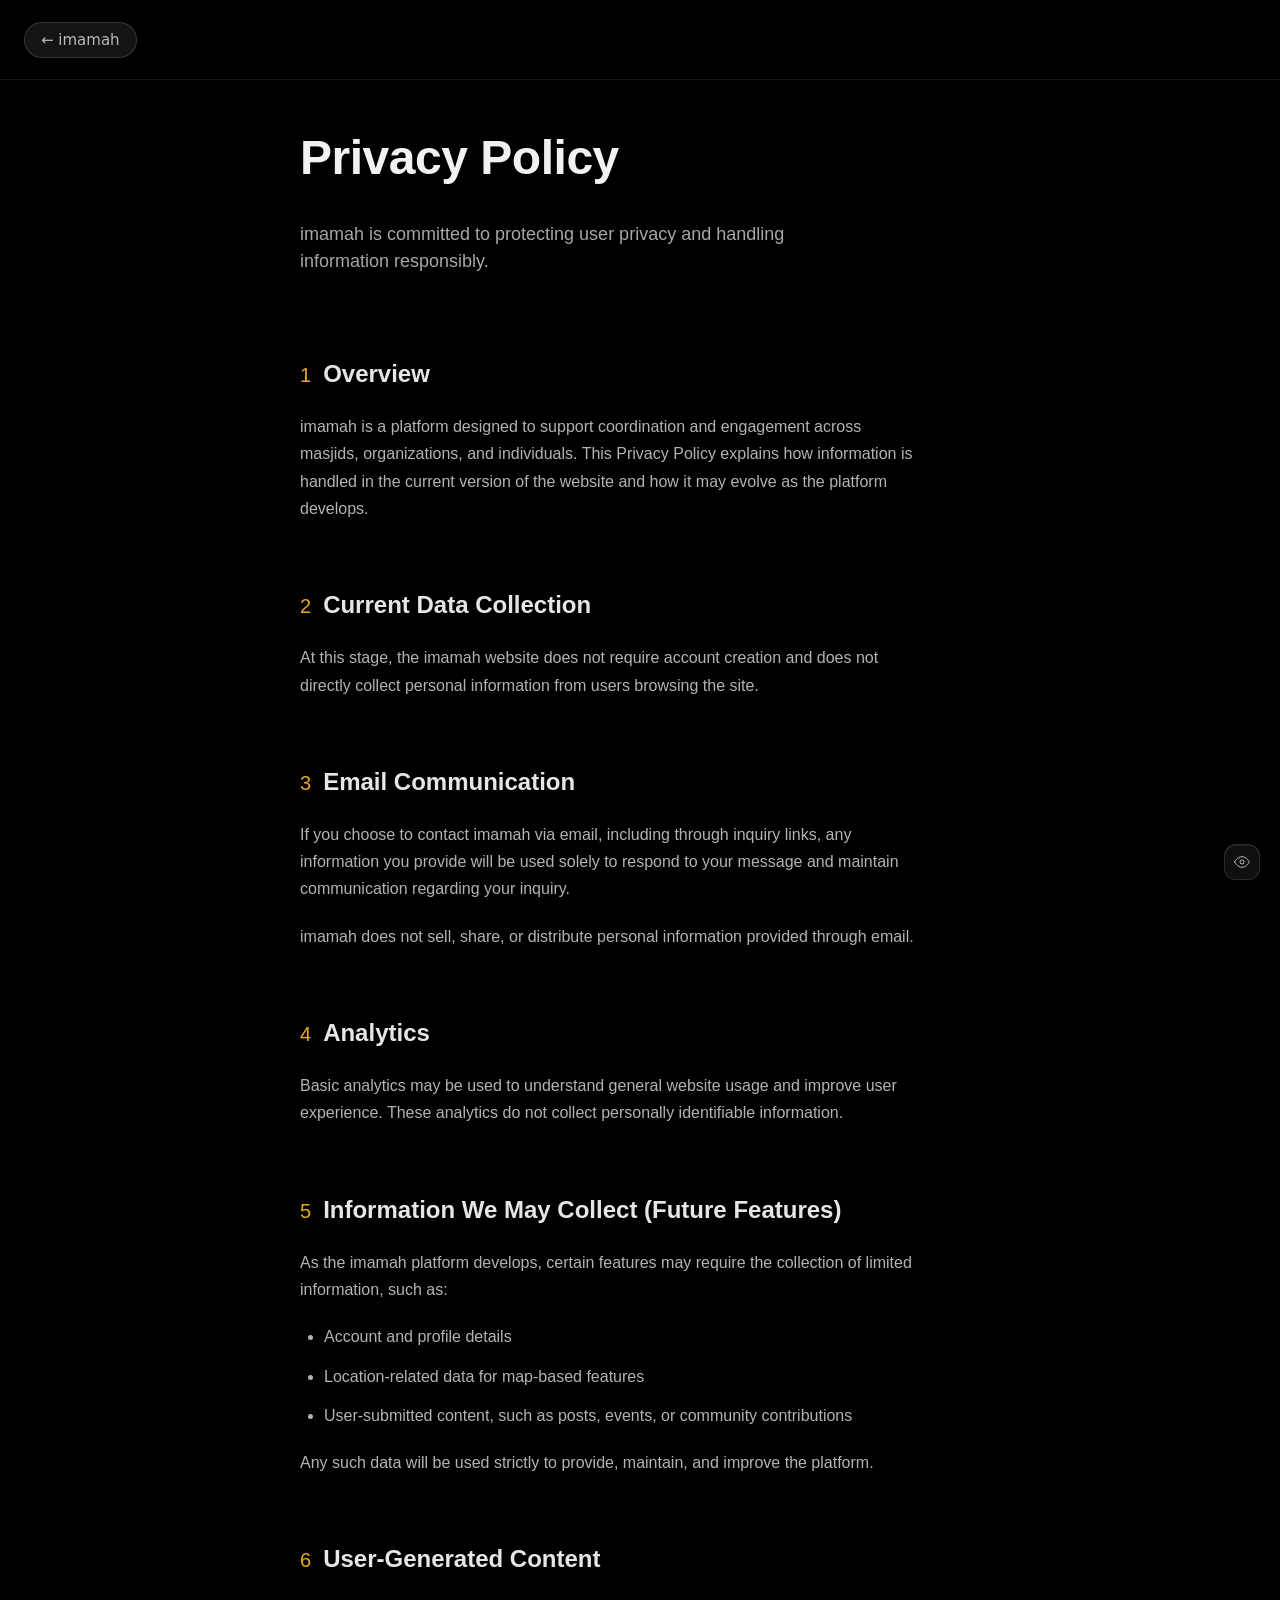
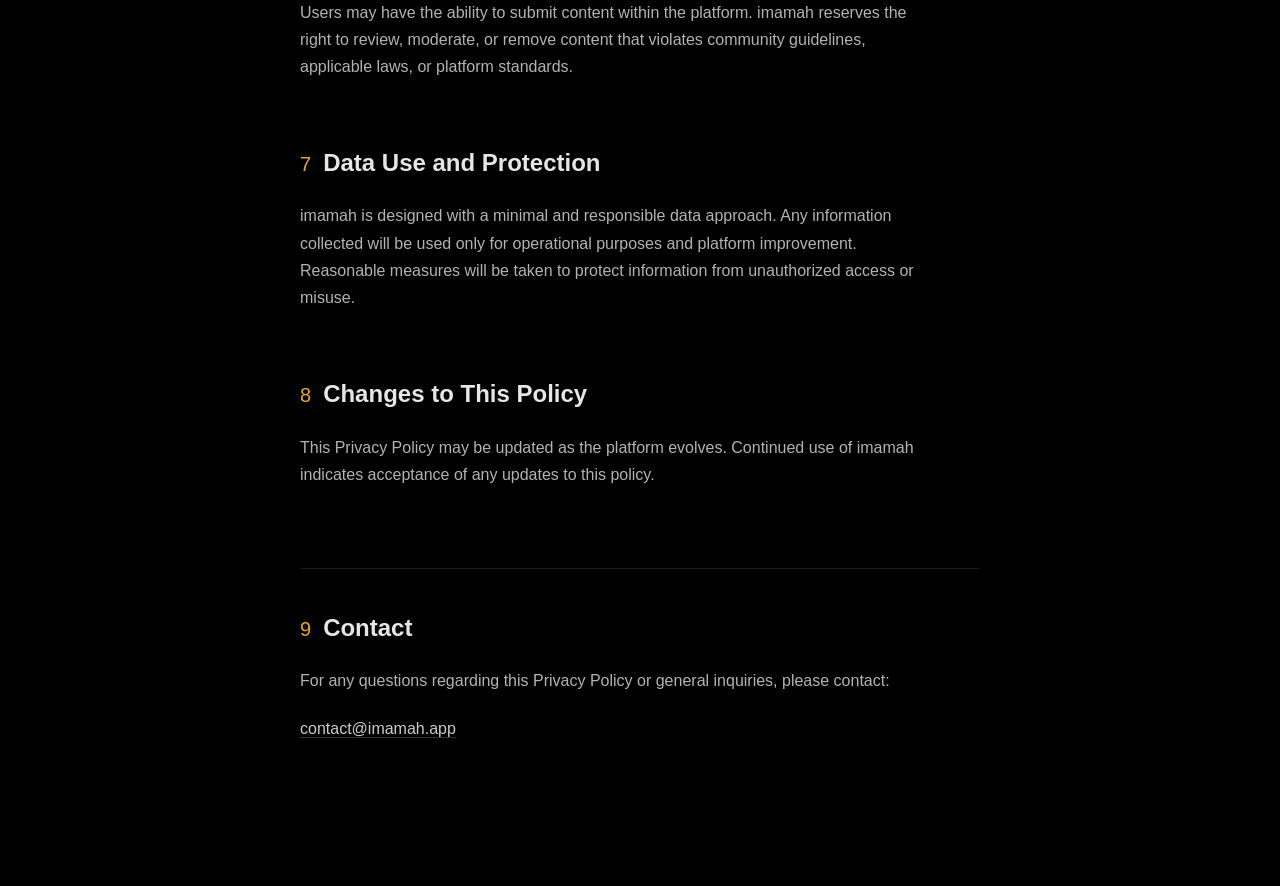
<file: privacy.html>
<!doctype html>
<html lang="en">
  <head>
    <meta charset="utf-8" />
    <meta name="viewport" content="width=device-width, initial-scale=1, viewport-fit=cover" />
    <meta name="color-scheme" content="dark" />
    <title>Privacy Policy — imamah</title>
    <meta name="description" content="imamah privacy policy" />
    
    <!-- Favicon -->
    <link rel="icon" href="/assets/imamah-logo.png" type="image/png">
    
    <!-- Apple Touch Icon -->
    <link rel="apple-touch-icon" href="/assets/imamah-logo.png">
    
    <!-- Open Graph / Facebook -->
    <meta property="og:type" content="website">
    <meta property="og:url" content="https://imamah.app/privacy.html">
    <meta property="og:title" content="Privacy Policy — imamah">
    <meta property="og:description" content="imamah privacy policy">
    <meta property="og:image" content="/assets/imamah-logo.png">
    
    <!-- Twitter -->
    <meta property="twitter:card" content="summary">
    <meta property="twitter:url" content="https://imamah.app/privacy.html">
    <meta property="twitter:title" content="Privacy Policy — imamah">
    <meta property="twitter:description" content="imamah privacy policy">
    <meta property="twitter:image" content="/assets/imamah-logo.png">
    
    <link rel="stylesheet" href="/styles.css" />
    <script src="/app.js" defer></script>
    <style>
      /* Privacy Policy - Clean Institutional Design */
      .privacy-page {
        background: #000;
        color: rgba(255, 255, 255, 0.85);
        font-family: -apple-system, BlinkMacSystemFont, "SF Pro Display", sans-serif;
        line-height: 1.6;
        min-height: 100vh;
        padding: 80px 20px;
      }

      .privacy-container {
        max-width: 680px;
        margin: 0 auto;
      }

      .privacy-title {
        font-size: 48px;
        font-weight: 600;
        color: rgba(255, 255, 255, 0.95);
        margin: 0 0 24px 0;
        letter-spacing: -0.01em;
      }

      .privacy-opening {
        font-size: 18px;
        color: rgba(255, 255, 255, 0.65);
        margin: 0 0 80px 0;
        max-width: 560px;
        line-height: 1.5;
      }

      .privacy-section {
        margin-bottom: 64px;
      }

      .section-heading {
        font-size: 24px;
        font-weight: 600;
        color: rgba(255, 255, 255, 0.9);
        margin: 0 0 20px 0;
        display: flex;
        align-items: baseline;
        gap: 12px;
      }

      .section-number {
        color: var(--gold);
        font-weight: 500;
        font-size: 20px;
      }

      .section-content {
        font-size: 16px;
        color: rgba(255, 255, 255, 0.7);
        line-height: 1.7;
        margin: 0;
        max-width: 620px;
      }

      .section-content p {
        margin: 0 0 20px 0;
      }

      .section-content p:last-child {
        margin-bottom: 0;
      }

      .section-list {
        margin: 20px 0;
        padding-left: 24px;
      }

      .section-list li {
        margin-bottom: 12px;
        color: rgba(255, 255, 255, 0.7);
      }

      .section-list li:last-child {
        margin-bottom: 0;
      }

      .contact-section {
        margin-top: 80px;
        padding-top: 40px;
        border-top: 1px solid rgba(255, 255, 255, 0.1);
      }

      .contact-email {
        color: rgba(255, 255, 255, 0.8);
        text-decoration: none;
        border-bottom: 1px solid rgba(255, 255, 255, 0.2);
        transition: border-color 0.2s ease;
      }

      .contact-email:hover {
        border-bottom-color: rgba(255, 255, 255, 0.4);
      }

      .privacy-header {
        position: fixed;
        top: 0;
        left: 0;
        right: 0;
        height: 80px;
        background: rgba(0, 0, 0, 0.8);
        backdrop-filter: blur(20px);
        -webkit-backdrop-filter: blur(20px);
        z-index: 100;
        display: flex;
        align-items: center;
        padding: 0 24px;
        border-bottom: 1px solid rgba(255, 255, 255, 0.08);
      }

      .back-pill {
        display: inline-flex;
        align-items: center;
        padding: 8px 16px;
        background: rgba(255, 255, 255, 0.08);
        border: 1px solid rgba(255, 255, 255, 0.15);
        border-radius: 20px;
        color: rgba(255, 255, 255, 0.7);
        text-decoration: none;
        font-size: 15px;
        font-weight: 400;
        transition: all 0.2s ease;
      }

      .back-pill:hover {
        background: rgba(255, 255, 255, 0.12);
        border-color: rgba(255, 255, 255, 0.25);
        color: rgba(255, 255, 255, 0.85);
      }

      .back-pill.scrolled {
        padding: 6px 14px;
        font-size: 14px;
        color: rgba(255, 255, 255, 0.6);
        background: rgba(255, 255, 255, 0.06);
        border-color: rgba(255, 255, 255, 0.12);
      }

      .back-pill.scrolled:hover {
        background: rgba(255, 255, 255, 0.10);
        border-color: rgba(255, 255, 255, 0.20);
        color: rgba(255, 255, 255, 0.75);
      }

      .privacy-page {
        background: #000;
        color: rgba(255, 255, 255, 0.85);
        font-family: -apple-system, BlinkMacSystemFont, "SF Pro Display", sans-serif;
        line-height: 1.6;
        min-height: 100vh;
        padding: 120px 20px 80px;
      }

      @media (max-width: 640px) {
        .privacy-page {
          padding: 100px 20px 60px;
        }

        .privacy-title {
          font-size: 36px;
        }

        .privacy-opening {
          font-size: 16px;
          margin-bottom: 60px;
        }

        .section-heading {
          font-size: 20px;
        }

        .section-number {
          font-size: 18px;
        }

        .section-content {
          font-size: 15px;
        }
      }
    </style>
  </head>
  <body>
    <header class="privacy-header">
      <a href="/" class="back-pill" id="backPill">← imamah</a>
    </header>
    
    <div class="privacy-page">
      <div class="privacy-container">
        <h1 class="privacy-title">Privacy Policy</h1>
        <p class="privacy-opening">
          imamah is committed to protecting user privacy and handling information responsibly.
        </p>

        <div class="privacy-section">
          <h2 class="section-heading">
            <span class="section-number">1</span>
            Overview
          </h2>
          <div class="section-content">
            <p>
              imamah is a platform designed to support coordination and engagement across masjids, organizations, and individuals. This Privacy Policy explains how information is handled in the current version of the website and how it may evolve as the platform develops.
            </p>
          </div>
        </div>

        <div class="privacy-section">
          <h2 class="section-heading">
            <span class="section-number">2</span>
            Current Data Collection
          </h2>
          <div class="section-content">
            <p>
              At this stage, the imamah website does not require account creation and does not directly collect personal information from users browsing the site.
            </p>
          </div>
        </div>

        <div class="privacy-section">
          <h2 class="section-heading">
            <span class="section-number">3</span>
            Email Communication
          </h2>
          <div class="section-content">
            <p>
              If you choose to contact imamah via email, including through inquiry links, any information you provide will be used solely to respond to your message and maintain communication regarding your inquiry.
            </p>
            <p>
              imamah does not sell, share, or distribute personal information provided through email.
            </p>
          </div>
        </div>

        <div class="privacy-section">
          <h2 class="section-heading">
            <span class="section-number">4</span>
            Analytics
          </h2>
          <div class="section-content">
            <p>
              Basic analytics may be used to understand general website usage and improve user experience. These analytics do not collect personally identifiable information.
            </p>
          </div>
        </div>

        <div class="privacy-section">
          <h2 class="section-heading">
            <span class="section-number">5</span>
            Information We May Collect (Future Features)
          </h2>
          <div class="section-content">
            <p>
              As the imamah platform develops, certain features may require the collection of limited information, such as:
            </p>
            <ul class="section-list">
              <li>Account and profile details</li>
              <li>Location-related data for map-based features</li>
              <li>User-submitted content, such as posts, events, or community contributions</li>
            </ul>
            <p>
              Any such data will be used strictly to provide, maintain, and improve the platform.
            </p>
          </div>
        </div>

        <div class="privacy-section">
          <h2 class="section-heading">
            <span class="section-number">6</span>
            User-Generated Content
          </h2>
          <div class="section-content">
            <p>
              Users may have the ability to submit content within the platform. imamah reserves the right to review, moderate, or remove content that violates community guidelines, applicable laws, or platform standards.
            </p>
          </div>
        </div>

        <div class="privacy-section">
          <h2 class="section-heading">
            <span class="section-number">7</span>
            Data Use and Protection
          </h2>
          <div class="section-content">
            <p>
              imamah is designed with a minimal and responsible data approach. Any information collected will be used only for operational purposes and platform improvement. Reasonable measures will be taken to protect information from unauthorized access or misuse.
            </p>
          </div>
        </div>

        <div class="privacy-section">
          <h2 class="section-heading">
            <span class="section-number">8</span>
            Changes to This Policy
          </h2>
          <div class="section-content">
            <p>
              This Privacy Policy may be updated as the platform evolves. Continued use of imamah indicates acceptance of any updates to this policy.
            </p>
          </div>
        </div>

        <div class="privacy-section contact-section">
          <h2 class="section-heading">
            <span class="section-number">9</span>
            Contact
          </h2>
          <div class="section-content">
            <p>
              For any questions regarding this Privacy Policy or general inquiries, please contact:
            </p>
            <p>
              <a href="mailto:contact@imamah.app" class="contact-email">contact@imamah.app</a>
            </p>
          </div>
        </div>
      </div>
    </div>

    <script>
      // Scroll-state refinement for back pill
      document.addEventListener('DOMContentLoaded', function() {
        const backPill = document.getElementById('backPill');
        let hasScrolled = false;
        
        window.addEventListener('scroll', function() {
          if (window.scrollY > 50 && !hasScrolled) {
            backPill.classList.add('scrolled');
            hasScrolled = true;
          } else if (window.scrollY <= 50 && hasScrolled) {
            backPill.classList.remove('scrolled');
            hasScrolled = false;
          }
        });
      });
    </script>

    <div class="visitor-counter" id="visitorCounter" role="button" tabindex="0" aria-label="View visitor statistics">
      <div class="counter-icon">
        <svg width="16" height="16" viewBox="0 0 24 24" fill="none" xmlns="http://www.w3.org/2000/svg">
          <path d="M1 12S5 4 12 4s11 8 11 8-4 8-11 8S1 12 1 12z" stroke="currentColor" stroke-width="1.5" stroke-linecap="round" stroke-linejoin="round"/>
          <circle cx="12" cy="12" r="3" stroke="currentColor" stroke-width="1.5"/>
        </svg>
      </div>
    </div>

    <div class="visitor-modal" id="visitorModal" role="dialog" aria-modal="true" aria-labelledby="modalTitle">
      <div class="modal-backdrop" id="modalBackdrop"></div>
      <div class="modal-content">
        <div class="modal-header">
          <h3 id="modalTitle">imamah.app Analytics</h3>
          <button class="modal-close" id="modalClose" aria-label="Close modal">
            <svg width="20" height="20" viewBox="0 0 24 24" fill="none" xmlns="http://www.w3.org/2000/svg">
              <path d="M18 6L6 18M6 6L18 18" stroke="currentColor" stroke-width="2" stroke-linecap="round" stroke-linejoin="round"/>
            </svg>
          </button>
        </div>
        <div class="modal-body">
          <div class="stat-card">
            <div class="stat-icon">
              <svg width="32" height="32" viewBox="0 0 24 24" fill="none" xmlns="http://www.w3.org/2000/svg">
                <path d="M1 12S5 4 12 4s11 8 11 8-4 8-11 8S1 12 1 12z" stroke="currentColor" stroke-width="1.5" stroke-linecap="round" stroke-linejoin="round"/>
                <circle cx="12" cy="12" r="3" stroke="currentColor" stroke-width="1.5"/>
              </svg>
            </div>
            <div class="stat-info">
              <div class="stat-number" id="totalVisitors">0</div>
              <div class="stat-label">Total Visitors</div>
              <div class="stat-sublabel">All time</div>
            </div>
          </div>
        </div>
      </div>
    </div>

    <script>
      // Simple scroll function
      function scrollToSection(sectionId) {
        const element = document.getElementById(sectionId);
        if (element) {
          element.scrollIntoView({ behavior: 'smooth', block: 'start' });
        }
      }
      
      // Also add click listeners as backup
      document.addEventListener('DOMContentLoaded', function() {
        const buttons = document.querySelectorAll('.privacy-nav-item');
        buttons.forEach(button => {
          button.addEventListener('click', function() {
            const sectionId = this.textContent.toLowerCase().replace(/\s+/g, '-').replace('current-data-collection', 'current-data').replace('user-generated-content', 'user-content').replace('data-use-and-protection', 'data-protection');
            scrollToSection(sectionId);
          });
        });
      });
    </script>
  </body>
</html>
</file>
<file: styles.css>
* { animation-play-state: var(--anim-play, running); }

:root {
  --bg: #050505;
  --gold: #E6A821;
  --ease-ios: cubic-bezier(0.2, 0.8, 0.2, 1);
}

* {
  box-sizing: border-box;
}

html,
body {
  margin: 0;
  padding: 0;
  width: 100%;
  min-height: 100vh;
  background: #000000;
  color: rgba(255,255,255,0.92);
  font-family: -apple-system, BlinkMacSystemFont, "SF Pro Display", "SF Pro Text",
    system-ui, "Segoe UI", Roboto, Arial;
  overflow-x: hidden;
}

/* Ambient background layer */
.ambient-bg {
  display: none;
}

/* Slow drift (premium) */
@keyframes bgDrift {
  from { transform: translate3d(-1.2%, -0.8%, 0) scale(1.04); }
  to   { transform: translate3d( 1.2%,  0.8%, 0) scale(1.06); }
}

.page {
  min-height: 100vh;
  display: grid;
  place-items: center;
  padding: 64px 18px;
  background: transparent;
  color: rgba(255,255,255,0.92);
  font-family: -apple-system, BlinkMacSystemFont, "SF Pro Display", "SF Pro Text",
    system-ui, "Segoe UI", Roboto, Arial;
  overflow: hidden;
  position: relative;
  z-index: 1;
}

.bg {
  position: absolute;
  inset: -30%;
  pointer-events: none;
  background:
    radial-gradient(650px 520px at 20% 25%, rgba(230,168,33,0.14), transparent 60%),
    radial-gradient(520px 480px at 82% 35%, rgba(255,255,255,0.06), transparent 60%),
    radial-gradient(700px 520px at 50% 90%, rgba(230,168,33,0.08), transparent 65%);
  filter: blur(18px);
  opacity: 0;
  transform: translate3d(0,0,0) scale(1.02);
  animation: bgIn 900ms var(--ease-ios) 60ms forwards, bgDrift 16s ease-in-out 1.2s infinite alternate;
}

@keyframes bgIn {
  to { opacity: 1; }
}
@keyframes bgDrift {
  from { transform: translate3d(-1.2%, -0.8%, 0) scale(1.03); }
  to   { transform: translate3d( 1.2%,  0.8%, 0) scale(1.05); }
}

.hero {
  width: min(820px, 100%);
  text-align: center;
  position: relative;
  z-index: 1;
  opacity: 0;
  transform: translateY(10px);
  animation: heroIn 720ms var(--ease-ios) 90ms forwards, heroBreathe 9s ease-in-out 1.2s infinite;
}

@keyframes heroIn {
  to { opacity: 1; transform: translateY(0); }
}
@keyframes heroBreathe {
  0%,100% { transform: translateY(0); }
  50% { transform: translateY(-2px); }
}

.brand-wordmark {
  position: relative;
  margin: 4px 0 10px;
  font-family: -apple-system, BlinkMacSystemFont, "SF Pro Display", "SF Pro Text",
    system-ui, "Segoe UI", Roboto, Arial;
  font-size: clamp(28px, 3.8vw, 44px);
  font-weight: 750;
  letter-spacing: -0.6px;
  line-height: 1.02;
  display: inline-block;
}

/* Base text: clean white */
.wm-base {
  color: rgba(255,255,255,0.92);
}

/* Gold glow overlay: subtle + premium */
.wm-glow {
  position: absolute;
  inset: 0;
  color: transparent;

  /* Gold gradient inside letters */
  background: linear-gradient(
    120deg,
    rgba(255,255,255,0.88),
    rgba(230,168,33,0.95),
    rgba(255,255,255,0.80)
  );
  -webkit-background-clip: text;
  background-clip: text;

  /* Soft bloom (not neon) */
  filter: drop-shadow(0 0 18px rgba(230,168,33,0.10))
          drop-shadow(0 0 36px rgba(230,168,33,0.06));

  opacity: 0.22;
  transform: translateZ(0);

  /* Breathing glow */
  animation: wmBreathe 6.8s ease-in-out 900ms infinite;
}

/* Rare sheen sweep across letters */
.wm-glow::after {
  content: "";
  position: absolute;
  inset: -40% -30%;
  background: linear-gradient(
    120deg,
    transparent 46%,
    rgba(255,255,255,0.22) 50%,
    transparent 54%
  );
  transform: translateX(-55%) rotate(10deg);
  opacity: 0;
  pointer-events: none;

  /* rare + subtle */
  animation: wmSheen 10.5s var(--ease-ios) 1.8s infinite;
}

.desc {
  font-size: 16px;
  line-height: 1.55;
  margin: 0 auto;
  max-width: 64ch;
  color: rgba(255,255,255,0.72);
}

.tagline {
  margin: 12px 0 0;
  font-size: 14px;
  color: rgba(255,255,255,0.78);
}

.reveal {
  opacity: 0;
  transform: translateY(10px);
  filter: blur(4px);
  animation: revealUp 720ms var(--ease-ios) forwards;
  animation-delay: calc(220ms + var(--d, 0ms));
  will-change: transform, opacity, filter;
}

@keyframes revealUp {
  to {
    opacity: 1;
    transform: translateY(0);
    filter: blur(0);
  }
}

.logo-wave {
  width: 120px;
  height: 120px;
  display: block;
  margin: 0 auto 6px;
  opacity: 0;
  transform: translateY(12px) scale(0.99);
  animation: logoReveal 760ms var(--ease-ios) 120ms forwards;
  will-change: transform, opacity;
}

@keyframes logoReveal {
  to { opacity: 1; transform: translateY(0) scale(1); }
}

.launch-chip {
  display: inline-flex;
  align-items: center;
  justify-content: flex-start;
  gap: 10px;
  padding: 10px 14px;
  border-radius: 999px;
  margin: 16px auto 0;
  width: fit-content;
  font-size: 13.5px;
  font-weight: 650;
  color: rgba(255,255,255,0.92);
  background: rgba(255,255,255,0.06);
  border: 1px solid rgba(230,168,33,0.35);
  box-shadow: 0 12px 34px rgba(0,0,0,0.5);
  position: relative;
  overflow: hidden;
  animation: chipBreathe 7s ease-in-out 1.4s infinite;
  opacity: 1 !important;
  transform: none !important;
  filter: none !important;
  text-align: center;
}

.launch-dot {
  width: 8px; height: 8px; border-radius: 999px;
  background: var(--gold);
  box-shadow: 0 0 0 7px rgba(230,168,33,0.12);
  animation: dotPulse 2.8s var(--ease-ios) 1.2s infinite;
}

.launch-text {
  display: flex;
  align-items: center;
  justify-content: center;
  text-align: center;
  line-height: 1;
  flex: 1;
}

.launch-chip::after {
  content:"";
  position:absolute;
  inset:-60% -40%;
  background: linear-gradient(120deg, transparent 45%, rgba(230,168,33,0.12) 50%, transparent 55%);
  transform: translateX(-55%) rotate(10deg);
  opacity: 0;
  animation: chipSheen 10s var(--ease-ios) 2.5s infinite;
  pointer-events:none;
}

@keyframes chipBreathe {
  0%,100% { transform: translateY(0) scale(1); }
  50% { transform: translateY(-1px) scale(1.008); }
}
@keyframes dotPulse {
  0%,100% { transform: scale(1); opacity: 1; }
  50% { transform: scale(1.14); opacity: 0.95; }
}
@keyframes chipSheen {
  0%,78% { opacity:0; transform: translateX(-55%) rotate(10deg); }
  84% { opacity:0.55; }
  96%,100% { opacity:0; transform: translateX(55%) rotate(10deg); }
}

@keyframes titleWave {
  0% {
    background-position: 0% 50%;
    transform: scale(1) translateY(0) skewX(0deg);
  }
  100% {
    background-position: 100% 50%;
    transform: scale(1) translateY(0) skewX(0deg);
  }
}

@keyframes wmBreathe {
  0%,100% {
    opacity: 0.18;
    filter: drop-shadow(0 0 16px rgba(230,168,33,0.10))
            drop-shadow(0 0 30px rgba(230,168,33,0.05));
  }
  50% {
    opacity: 0.34;
    filter: drop-shadow(0 0 22px rgba(230,168,33,0.14))
            drop-shadow(0 0 44px rgba(230,168,33,0.07));
  }
}

@keyframes wmSheen {
  0%, 75% {
    opacity: 0;
    transform: translateX(-55%) rotate(10deg);
  }
  82% {
    opacity: 0.55;
  }
  95%, 100% {
    opacity: 0;
    transform: translateX(55%) rotate(10deg);
  }
}

@keyframes bgGradientShift {
  0% {
    background: linear-gradient(180deg, #050505 0%, #1a1a1c 100%);
  }
  50% {
    background: linear-gradient(180deg, #0a0a0c 0%, #151517 100%);
  }
  100% {
    background: linear-gradient(180deg, #050505 0%, #1a1a1c 100%);
  }
}

.footer {
  position: absolute;
  bottom: max(16px, env(safe-area-inset-bottom));
  left: 50%;
  transform: translateX(-50%);
  text-align: center;
  width: 100%;
  padding: 0 18px;
  z-index: 10;
  pointer-events: auto;
}

.footer p {
  margin: 0;
  font-size: 12px;
  color: rgba(255, 255, 255, 0.5);
  font-weight: 400;
}

/* Subtle inquiry line */
.inquiry-line {
  margin: 24px 0 0;
  font-size: 13px;
  color: rgba(255, 255, 255, 0.45);
}

.inquiry-link {
  color: rgba(255, 255, 255, 0.55);
  text-decoration: none;
  transition: color 0.2s ease, opacity 0.2s ease;
  cursor: pointer;
}

.inquiry-link:hover {
  color: rgba(255, 255, 255, 0.75);
  opacity: 0.9;
}

/* Footer links */
.footer-link {
  color: rgba(255, 255, 255, 0.5);
  text-decoration: none;
  transition: color 0.2s ease;
  cursor: pointer;
  padding: 2px 4px;
  border-radius: 4px;
}

.footer-link:hover {
  color: rgba(255, 255, 255, 0.9);
  background: rgba(255, 255, 255, 0.05);
}

@media (min-width: 640px) {
  .logo-wave {
    width: 140px;
    height: 140px;
    margin-bottom: 8px;
  }

  .desc {
    font-size: 16.5px;
    line-height: 1.58;
  }

  .tagline {
    font-size: 14.5px;
  }
}

/* Premium iOS Visitor Counter */
.visitor-counter {
  position: fixed;
  bottom: 20px;
  right: 20px;
  z-index: 1000;
  cursor: pointer;
  transition: transform 0.2s cubic-bezier(0.25, 0.46, 0.45, 0.94);
}

.visitor-counter:hover {
  transform: scale(1.05);
}

.visitor-counter:active {
  transform: scale(0.95);
}

.counter-icon {
  position: relative;
  width: 36px;
  height: 36px;
  background: rgba(255, 255, 255, 0.06);
  backdrop-filter: blur(20px);
  -webkit-backdrop-filter: blur(20px);
  border: 1px solid rgba(255, 255, 255, 0.12);
  border-radius: 12px;
  display: flex;
  align-items: center;
  justify-content: center;
  color: rgba(255, 255, 255, 0.7);
  box-shadow: 0 4px 20px rgba(0, 0, 0, 0.2),
              0 1px 4px rgba(0, 0, 0, 0.15),
              inset 0 1px 0 rgba(255, 255, 255, 0.08);
  animation: counterFloat 8s ease-in-out infinite;
}

@keyframes counterFloat {
  0%, 100% { transform: translateY(0); }
  50% { transform: translateY(-1px); }
}

/* iOS-style Visitor Modal */
.visitor-modal {
  position: fixed;
  inset: 0;
  z-index: 2000;
  display: flex;
  align-items: center;
  justify-content: center;
  opacity: 0;
  visibility: hidden;
  transition: opacity 0.3s cubic-bezier(0.25, 0.46, 0.45, 0.94), 
              visibility 0.3s cubic-bezier(0.25, 0.46, 0.45, 0.94);
}

.visitor-modal.active {
  opacity: 1;
  visibility: visible;
}

.modal-backdrop {
  position: absolute;
  inset: 0;
  background: rgba(0, 0, 0, 0.3);
  backdrop-filter: blur(20px);
  -webkit-backdrop-filter: blur(20px);
}

.modal-content {
  position: relative;
  background: rgba(255, 255, 255, 0.05);
  backdrop-filter: blur(40px);
  -webkit-backdrop-filter: blur(40px);
  border: 1px solid rgba(255, 255, 255, 0.18);
  border-radius: 20px;
  padding: 0;
  max-width: 360px;
  width: 90%;
  max-height: 80vh;
  overflow: hidden;
  box-shadow: 0 40px 80px rgba(0, 0, 0, 0.5),
              0 8px 32px rgba(0, 0, 0, 0.3),
              inset 0 1px 0 rgba(255, 255, 255, 0.1);
  transform: scale(0.8) translateY(40px);
  transition: transform 0.4s cubic-bezier(0.25, 0.46, 0.45, 0.94);
}

.visitor-modal.active .modal-content {
  transform: scale(1) translateY(0);
}

.modal-header {
  display: flex;
  align-items: center;
  justify-content: space-between;
  padding: 20px 24px 16px;
  border-bottom: 1px solid rgba(255, 255, 255, 0.1);
}

.modal-header h3 {
  margin: 0;
  font-size: 17px;
  font-weight: 600;
  color: rgba(255, 255, 255, 0.95);
  letter-spacing: -0.2px;
  font-family: -apple-system, BlinkMacSystemFont, "SF Pro Display", sans-serif;
}

.modal-close {
  background: none;
  border: none;
  color: rgba(255, 255, 255, 0.6);
  cursor: pointer;
  padding: 6px;
  border-radius: 50%;
  transition: all 0.2s ease;
  display: flex;
  align-items: center;
  justify-content: center;
  width: 28px;
  height: 28px;
}

.modal-close:hover {
  background: rgba(255, 255, 255, 0.1);
  color: rgba(255, 255, 255, 0.8);
}

.modal-body {
  padding: 20px 24px 24px;
}

.stat-card {
  display: flex;
  align-items: center;
  gap: 14px;
  margin-bottom: 20px;
  padding: 16px;
  background: rgba(255, 255, 255, 0.03);
  border: 1px solid rgba(255, 255, 255, 0.08);
  border-radius: 14px;
  backdrop-filter: blur(10px);
  -webkit-backdrop-filter: blur(10px);
}

.stat-icon {
  color: rgba(255, 255, 255, 0.7);
  opacity: 0.8;
}

.stat-info {
  flex: 1;
}

.stat-number {
  font-size: 28px;
  font-weight: 700;
  color: rgba(255, 255, 255, 0.95);
  line-height: 1;
  margin-bottom: 2px;
  font-variant-numeric: tabular-nums;
  font-family: -apple-system, BlinkMacSystemFont, "SF Pro Display", sans-serif;
}

.stat-label {
  font-size: 13px;
  color: rgba(255, 255, 255, 0.7);
  font-weight: 500;
  margin-bottom: 1px;
  font-family: -apple-system, BlinkMacSystemFont, "SF Pro Display", sans-serif;
}

.stat-sublabel {
  font-size: 11px;
  color: rgba(255, 255, 255, 0.4);
  font-family: -apple-system, BlinkMacSystemFont, "SF Pro Display", sans-serif;
}

@media (prefers-reduced-motion: reduce) {
  .visitor-counter,
  .counter-icon,
  .counter-badge,
  .visitor-modal,
  .modal-content {
    animation: none !important;
    transition: none !important;
  }
}

@media (max-width: 480px) {
  .visitor-counter {
    bottom: 16px;
    right: 16px;
  }
  
  .counter-icon {
    width: 32px;
    height: 32px;
    border-radius: 10px;
  }
  
  .modal-content {
    width: 95%;
    margin: 20px;
    border-radius: 16px;
  }
  
  .modal-header {
    padding: 16px 20px 12px;
  }
  
  .modal-body {
    padding: 16px 20px 20px;
  }
}

@media (prefers-reduced-motion: reduce) {
  .bg, .hero, .reveal, .logo-wave, .launch-chip, .launch-dot, .launch-chip::after {
    animation: none !important;
    transition: none !important;
    transform: none !important;
    opacity: 1 !important;
    filter: none !important;
  }
  .title {
    animation: none !important;
    background: rgba(255,255,255,0.95);
    -webkit-text-fill-color: rgba(255,255,255,0.95);
  }
  .page {
    animation: none !important;
  }
  .ambient-bg {
    animation: none;
  }
  .wm-glow, .wm-glow::after {
    animation: none !important;
  }
  .wm-glow {
    opacity: 0.25;
  }
}
</file>
